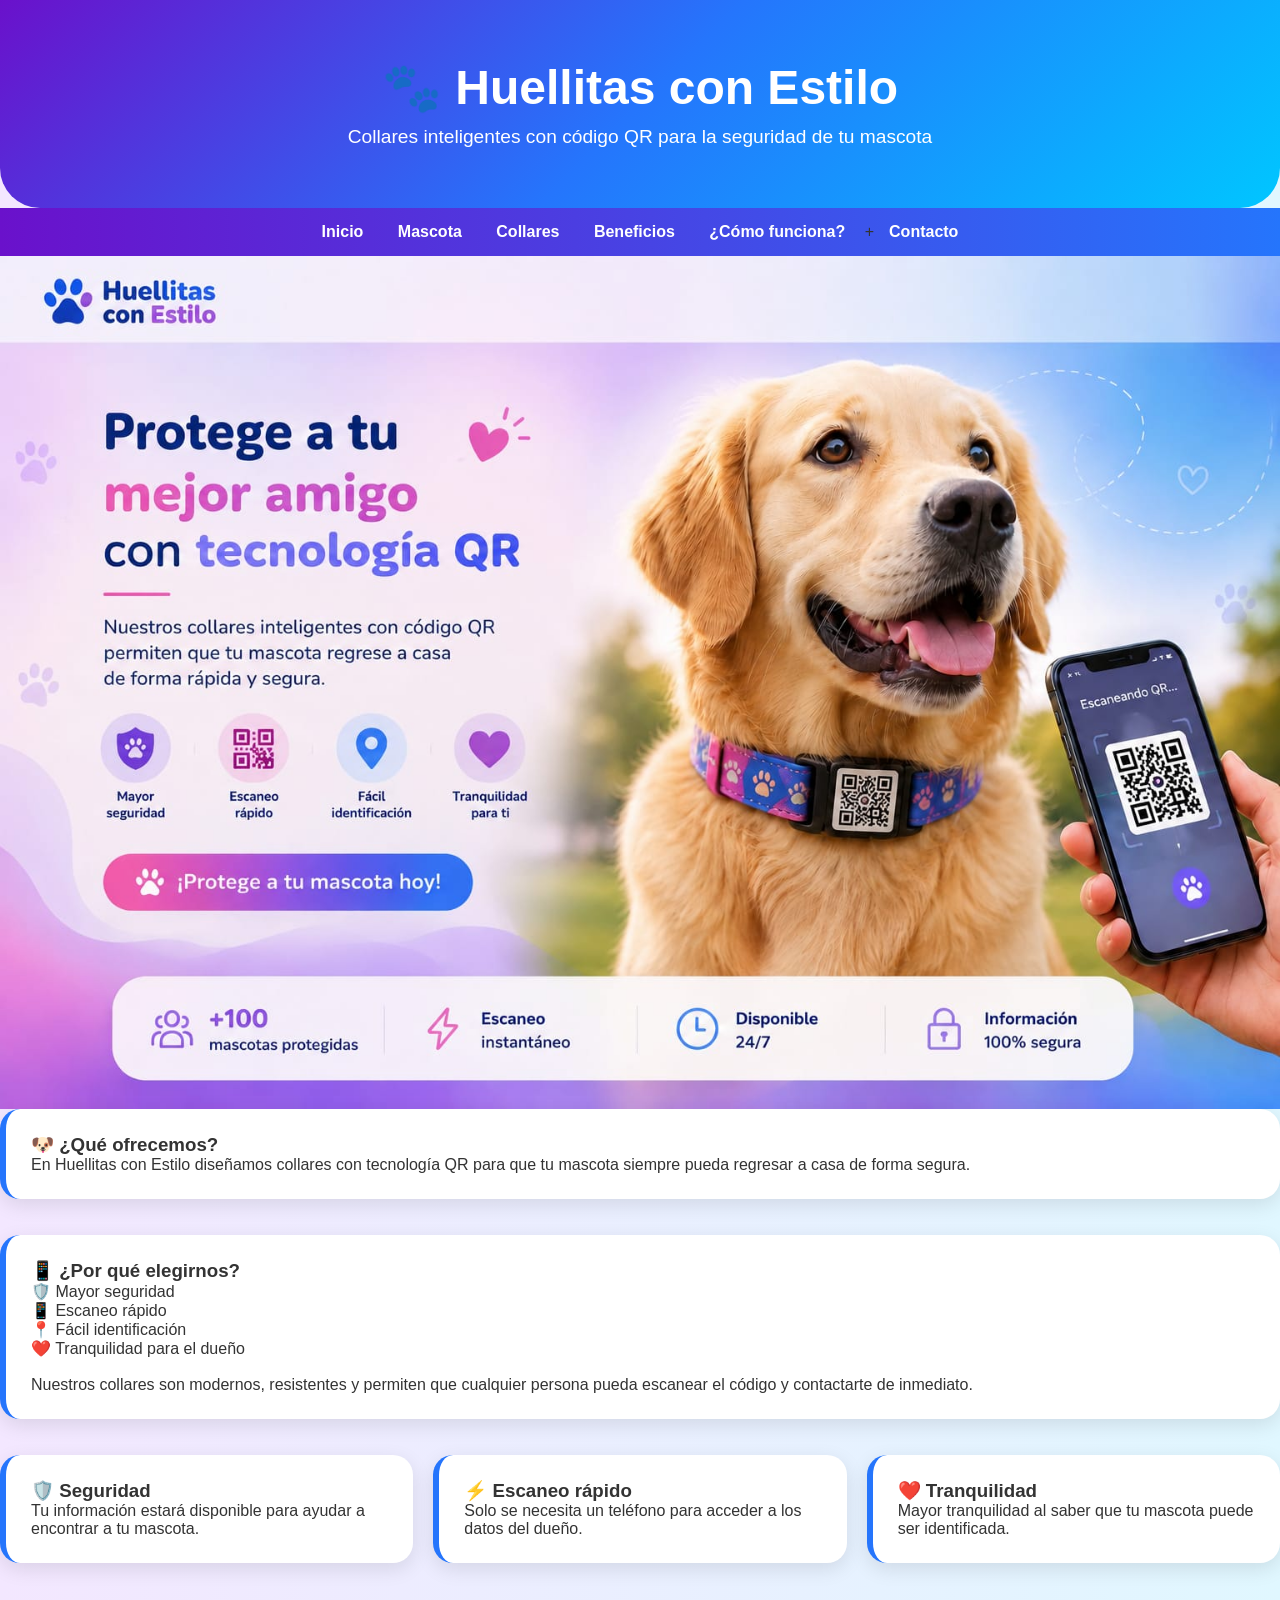
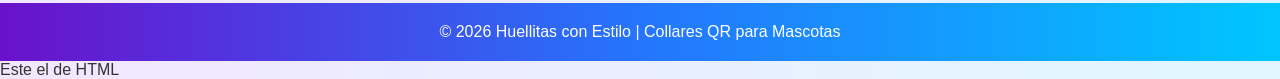
<file: index.html>
<!DOCTYPE html>  <html lang="es">  
<head>  
<meta charset="UTF-8">  
<meta name="viewport" content="width=device-width, initial-scale=1.0">  
<title>Huellitas con Estilo</title>  <link rel="stylesheet" href="estilos.css">  </head>  <body>  <header>  
    <h1>🐾 Huellitas con Estilo</h1>  
    <p>Collares inteligentes con código QR para la seguridad de tu mascota</p>  
</header>  <nav>  
    <a href="index.html">Inicio</a>  
    <a href="mascota.html">Mascota</a>  
    <a href="collares.html">Collares</a>  
    <a href="beneficios.html">Beneficios</a>  
    <a href="funciona.html">¿Cómo funciona?</a>  
    +<a href="Contacto.html">Contacto</a>  
</nav>  
<div class="hero">  
    <img src=imagenes/banner.jpg alt="banner">  
</div>  
<section>   
      
<div class="card">  
    <h3>🐶 ¿Qué ofrecemos?</h3>  
    <p>  
        En Huellitas con Estilo diseñamos collares con tecnología QR para que tu mascota  
        siempre pueda regresar a casa de forma segura.  
    </p>  
</div>  

<br><br>  

<div class="card">  
    <h3>📱 ¿Por qué elegirnos?</h3>  

    <p>  
        🛡️ Mayor seguridad<br>  
        📱 Escaneo rápido<br>  
        📍 Fácil identificación<br>  
        ❤️ Tranquilidad para el dueño<br><br>  

        Nuestros collares son modernos, resistentes y permiten que cualquier persona  
        pueda escanear el código y contactarte de inmediato.  
    </p>  
</div>  

<br><br>  

<div class="grid">  

    <div class="card">  
        <h3>🛡️ Seguridad</h3>  
        <p>Tu información estará disponible para ayudar a encontrar a tu mascota.</p>  
    </div>  

    <div class="card">  
        <h3>⚡ Escaneo rápido</h3>  
        <p>Solo se necesita un teléfono para acceder a los datos del dueño.</p>  
    </div>  

    <div class="card">  
        <h3>❤️ Tranquilidad</h3>  
        <p>Mayor tranquilidad al saber que tu mascota puede ser identificada.</p>  
    </div>  

</div>

</section>  <footer>  
    <p>© 2026 Huellitas con Estilo | Collares QR para Mascotas</p>  
</footer>  </body>  
</html>  
Este el de HTML
</file>
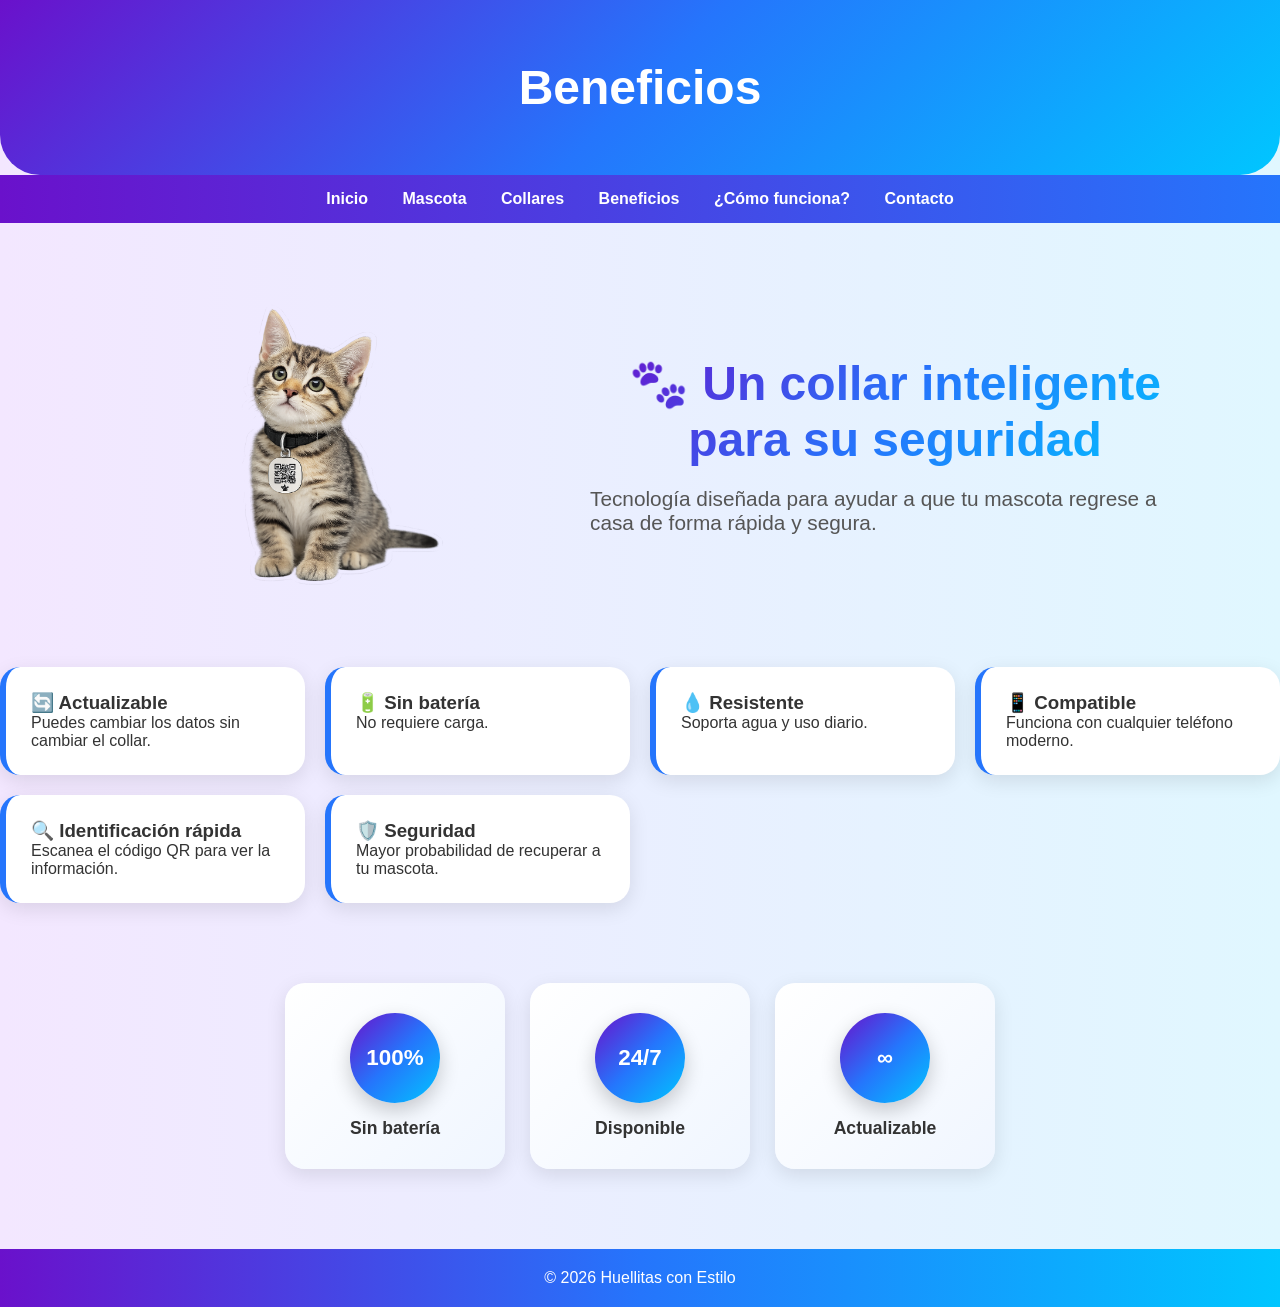
<file: beneficios.html>
<!DOCTYPE html>
<html lang="es">
<head>
<meta charset="UTF-8">
<title>Beneficios</title>

<link rel="stylesheet" href="estilos.css">

</head>

<body>

<header>
<h1>Beneficios</h1>
</header>

 <nav>  
<a href="index.html">Inicio</a>  
<a href="mascota.html">Mascota</a>  
<a href="collares.html">Collares</a>  
<a href="beneficios.html">Beneficios</a>  
<a href="funciona.html">¿Cómo funciona?</a>  
<a href="Contacto.html">Contacto</a>  
</nav> 
<div class="hero-beneficios">

    <div class="imagen-collar">
        <img src="imagenes/gato-collar.png" alt="Gato con collar">
    </div>

    <div class="texto-collar">

        <h2>🐾 Un collar inteligente para su seguridad</h2>

        <p>
        Tecnología diseñada para ayudar a que tu mascota
        regrese a casa de forma rápida y segura.
        </p>

    </div>

</div>
<section>
    <div class="grid">

<div class="card">
<h3>🔄 Actualizable</h3>
<p>Puedes cambiar los datos sin cambiar el collar.</p>
</div>

<div class="card">
<h3>🔋 Sin batería</h3>
<p>No requiere carga.</p>
</div>

<div class="card">
<h3>💧 Resistente</h3>
<p>Soporta agua y uso diario.</p>
</div>
<div class="card">
<h3>📱 Compatible</h3>
<p>Funciona con cualquier teléfono moderno.</p>
</div>

<div class="card">
<h3>🔍 Identificación rápida</h3>
<p>Escanea el código QR para ver la información.</p>
</div>

<div class="card">
<h3>🛡️ Seguridad</h3>
<p>Mayor probabilidad de recuperar a tu mascota.</p>
</div>

</div>

</section>
<div class="stats">
  <div class="stat-box">
      <div class="circulo">100%</div>
      <p>Sin batería</p>
  </div>

  <div class="stat-box">
      <div class="circulo">24/7</div>
      <p>Disponible</p>
  </div>

  <div class="stat-box">
      <div class="circulo">∞</div>
      <p>Actualizable</p>
  </div>
</div>

</div>
<footer>
<p>© 2026 Huellitas con Estilo</p>
</footer>
    
</body>
</html>
</file>
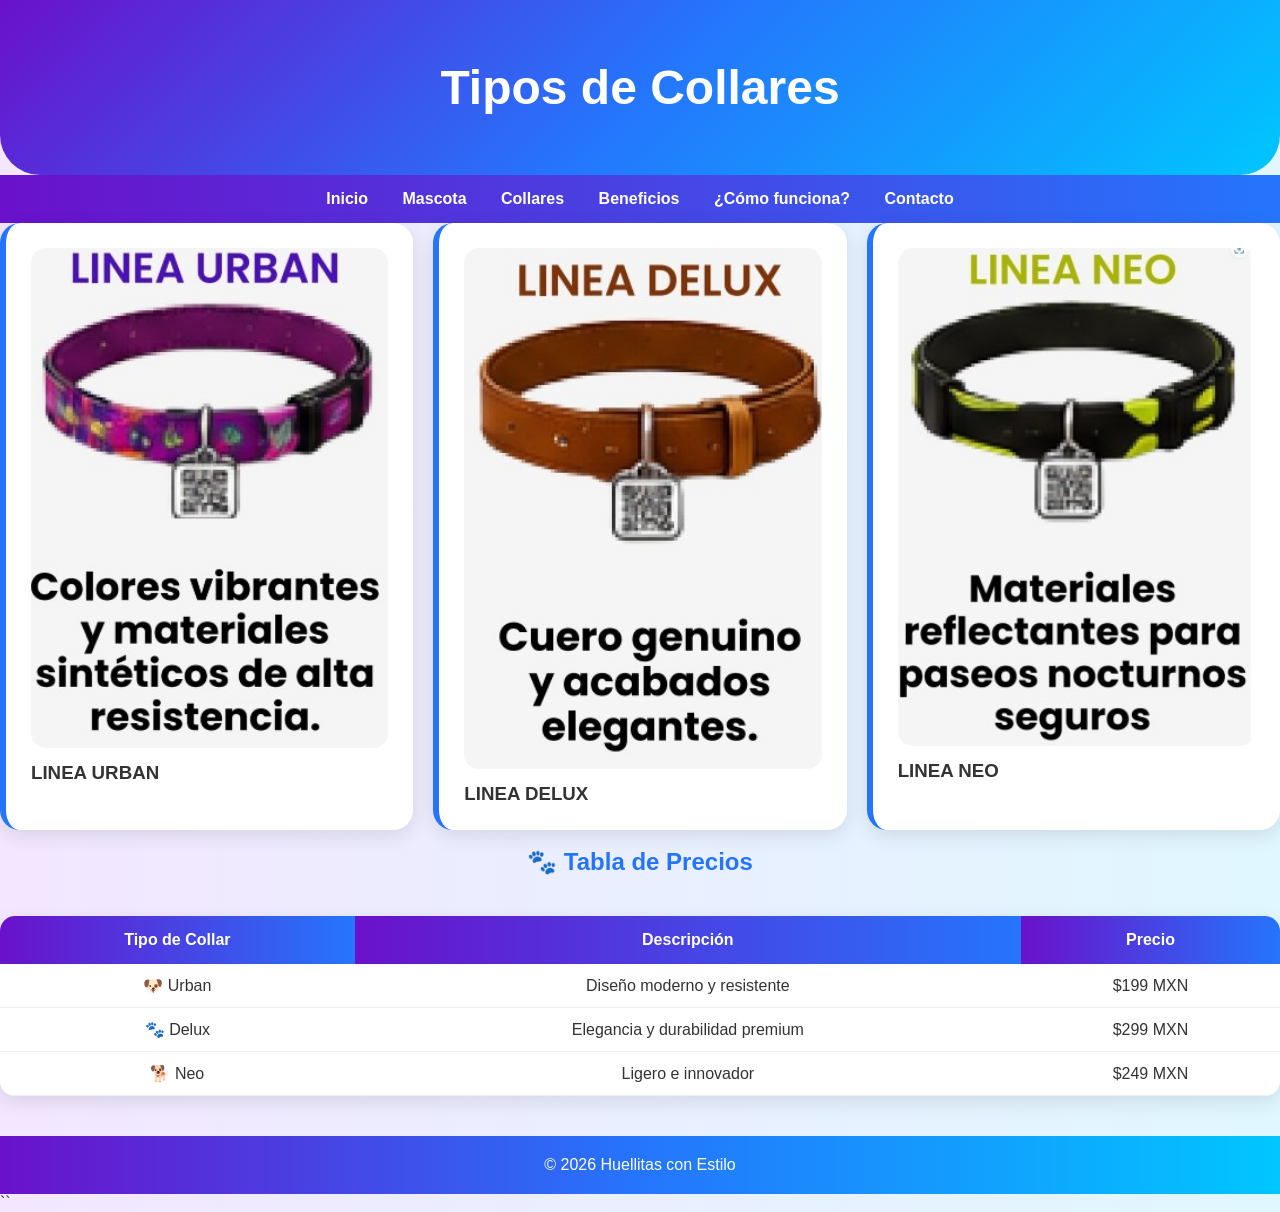
<file: collares.html>
<!DOCTYPE html>
<html lang="es">
<head>
<meta charset="UTF-8">
<meta name="viewport" content="width=device-width, initial-scale=1.0">
<title>Collares</title>

<link rel="stylesheet" href="estilos.css">

</head>

<body>

<header>
<h1>Tipos de Collares</h1>
</header>

<nav>
<a href="index.html">Inicio</a>
<a href="mascota.html">Mascota</a>
<a href="collares.html">Collares</a>
<a href="beneficios.html">Beneficios</a>
<a href="funciona.html">¿Cómo funciona?</a>
<a href="contacto.html">Contacto</a>
</nav>

<section>

<div class="grid">

<div class="card">
<img src=imagenes/Urban.jpg alt="Urban">
<h3>LINEA URBAN</h3>
</div>

<div class="card">
<img src=imagenes/Delux.jpg alt="Delux">
<h3>LINEA DELUX</h3>
</div>

<div class="card">
<img src=imagenes/Neo.jpg alt="NEO">
<h3>LINEA NEO</h3>
</div>

</div>
    <br>
<h2>🐾 Tabla de Precios</h2>

<table class="tabla-precios">
    <tr>
        <th>Tipo de Collar</th>
        <th>Descripción</th>
        <th>Precio</th>
    </tr>

    <tr>
        <td>🐶 Urban</td>
        <td>Diseño moderno y resistente</td>
        <td>$199 MXN</td>
    </tr>

    <tr>
        <td>🐾 Delux</td>
        <td>Elegancia y durabilidad premium</td>
        <td>$299 MXN</td>
    </tr>

    <tr>
        <td>🐕 Neo</td>
        <td>Ligero e innovador</td>
        <td>$249 MXN</td>
    </tr>
</table>
</section>

<footer>
<p>© 2026 Huellitas con Estilo</p>
</footer>

</body>
</html>
``
</file>
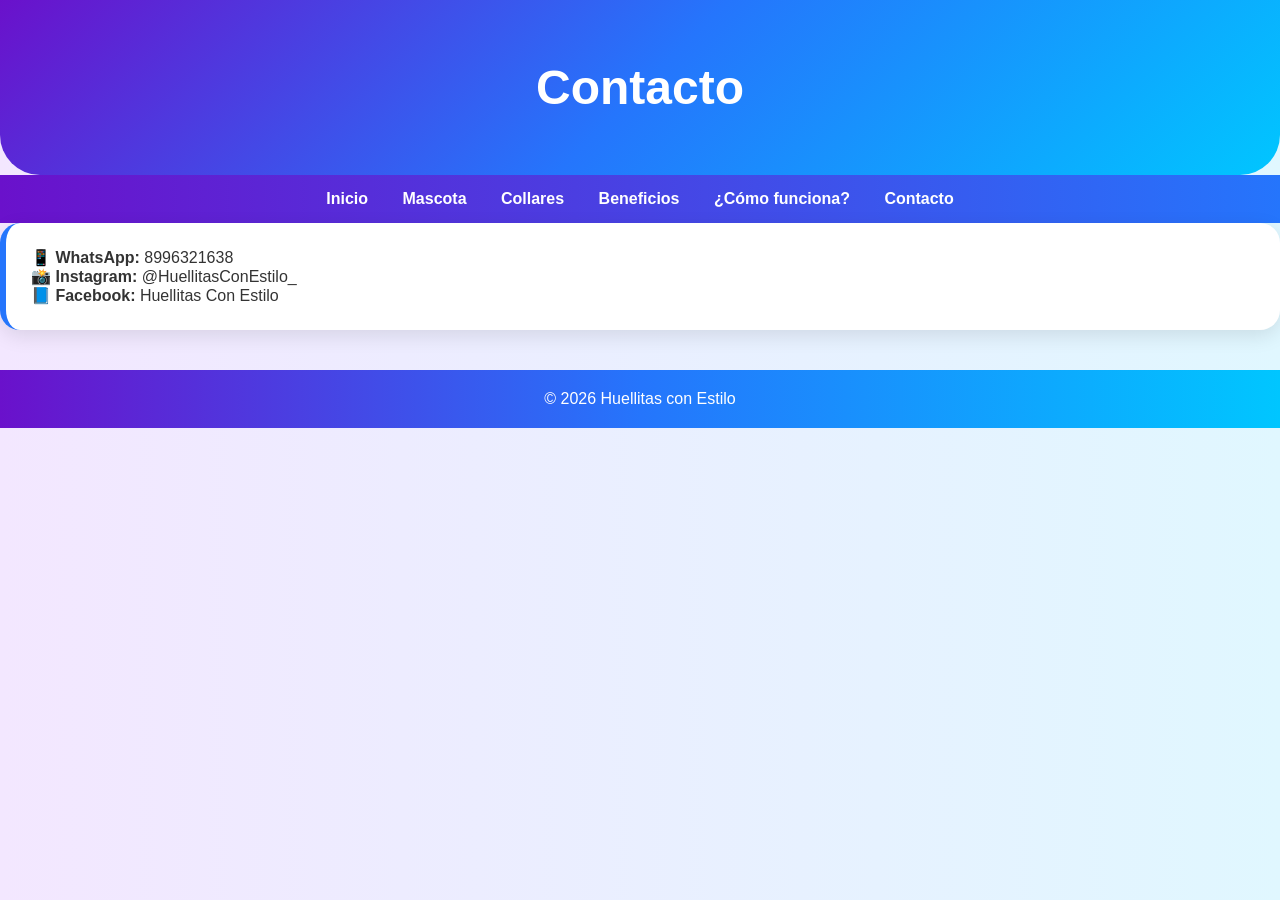
<file: Contacto.html>
<!DOCTYPE html>
<html lang="es">
<head>
<meta charset="UTF-8">
<title>Contacto</title>

<link rel="stylesheet" href="estilos.css">

</head>

<body>

<header>
<h1>Contacto</h1>
</header>

 <nav>  
<a href="index.html">Inicio</a>  
<a href="mascota.html">Mascota</a>  
<a href="collares.html">Collares</a>  
<a href="beneficios.html">Beneficios</a>  
<a href="funciona.html">¿Cómo funciona?</a>  
<a href="Contacto.html">Contacto</a>  
</nav> 

<section>

<div class="card">
<p><strong>📱 WhatsApp:</strong> 8996321638</p>
<p><strong>📸 Instagram:</strong> @HuellitasConEstilo_</p>
<p><strong>📘 Facebook:</strong> Huellitas Con Estilo</p>
</div>

</section>

<footer>
<p>© 2026 Huellitas con Estilo</p>
</footer>

</body>
</html>
</file>
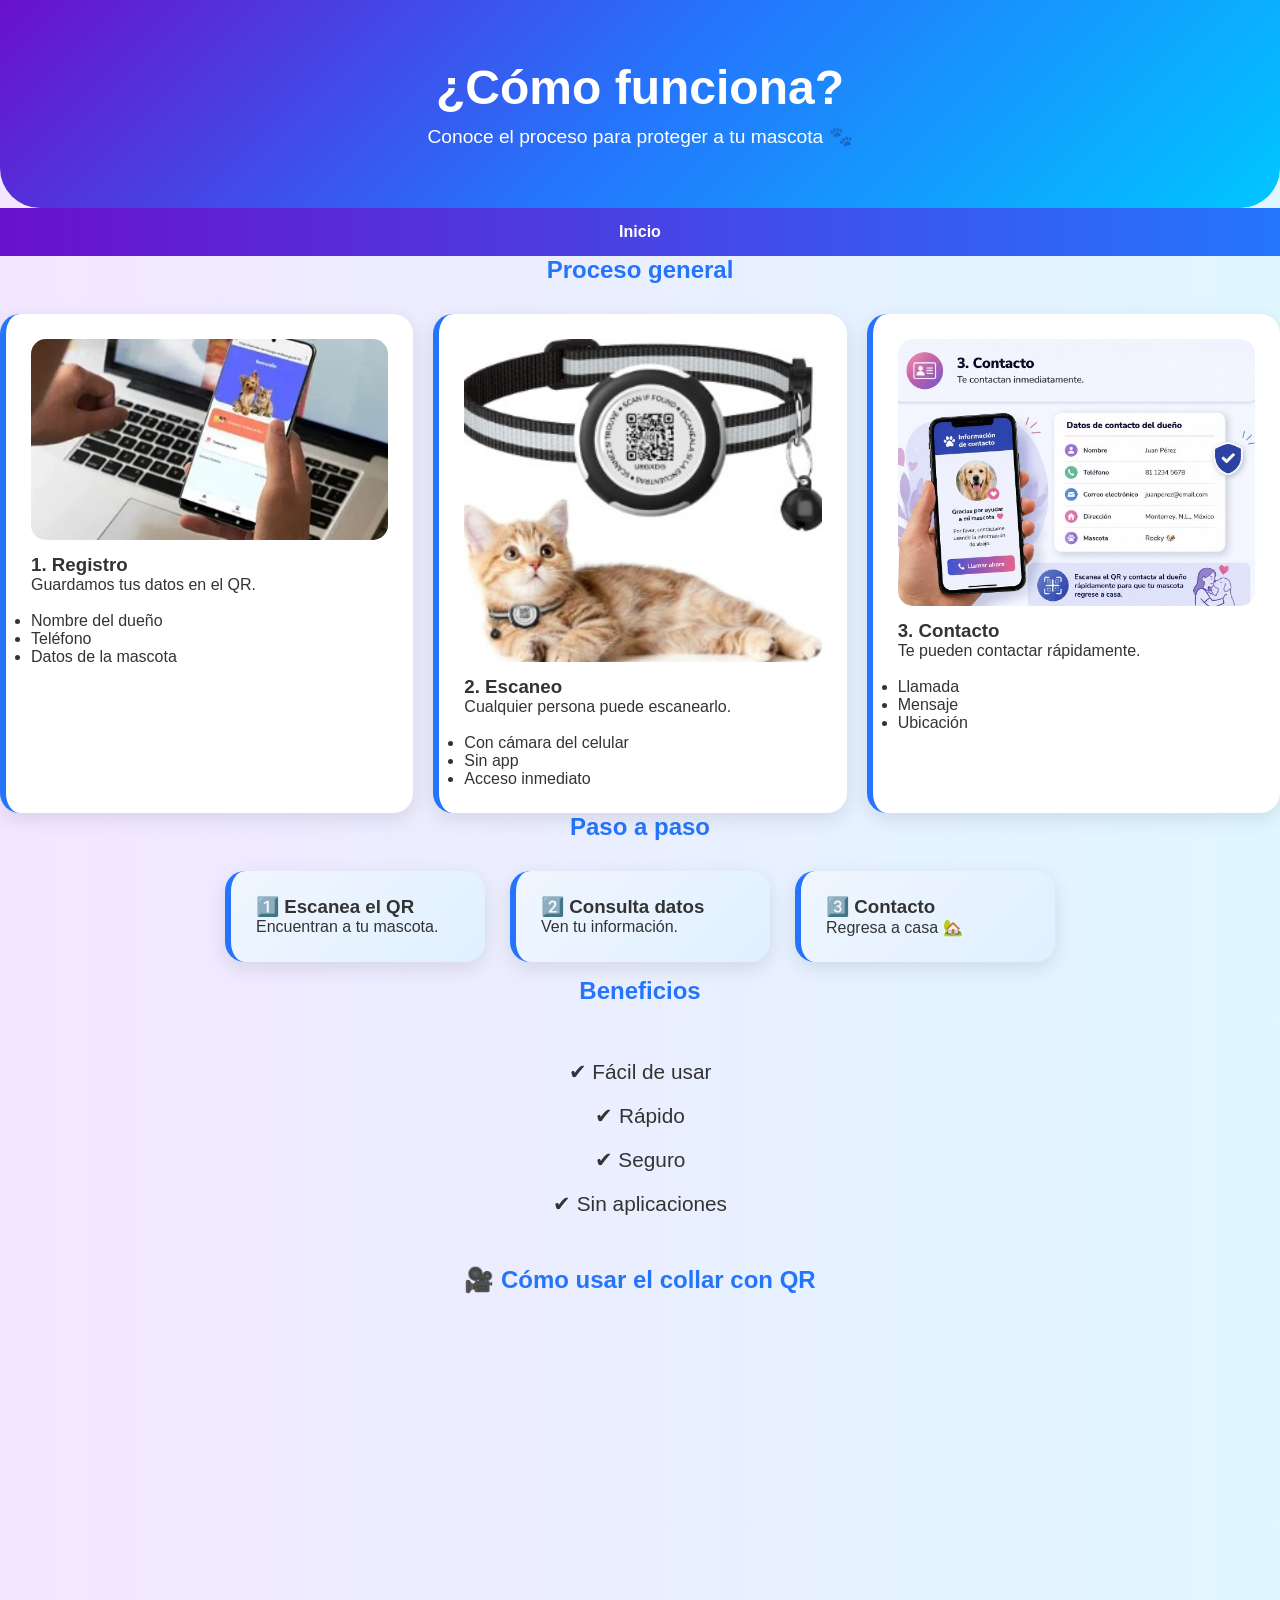
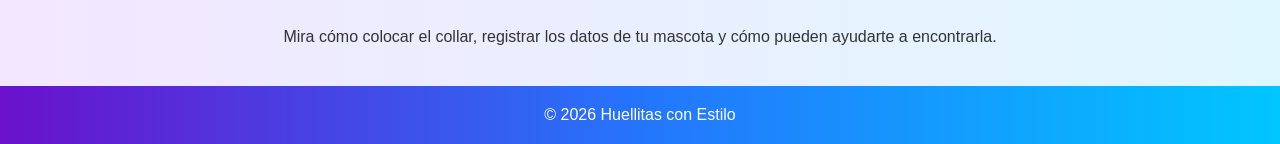
<file: funciona.html>
<!DOCTYPE html>
<html lang="es">
<head>
<meta charset="UTF-8">
<title>Cómo funciona</title>
<link rel="stylesheet" href="estilos.css">
</head>

<body>

<header>
<h1>¿Cómo funciona?</h1>
<p>Conoce el proceso para proteger a tu mascota 🐾</p>
</header>

<nav>
<a href="index.html">Inicio</a>
</nav>

<section>

<h2>Proceso general</h2>

<div class="grid">

<div class="card">
<img src="imagenes/Registro.jpg" alt="Registro">
<h3>1. Registro</h3>
<p>Guardamos tus datos en el QR.</p>
<br>
<ul>
<li>Nombre del dueño</li>
<li>Teléfono</li>
<li>Datos de la mascota</li>
</ul>
</div>

<div class="card">
<img src="imagenes/collar-QR.jpg" alt="collar">
<h3>2. Escaneo</h3>
<p>Cualquier persona puede escanearlo.</p>
<br>

<ul>
<li>Con cámara del celular</li>
<li>Sin app</li>
<li>Acceso inmediato</li>
</ul>
</div>

<div class="card">
<img src="imagenes/Registro_mascota.jpg" alt="Registro mascota">
<h3>3. Contacto</h3>
<p>Te pueden contactar rápidamente.</p>
<br>

<ul>
<li>Llamada</li>
<li>Mensaje</li>
<li>Ubicación</li>
</ul>
</div>

</div>

</section>

<section class="como-funciona">

<h2>Paso a paso</h2>

<div class="pasos">

<div class="paso">
<h3>1️⃣ Escanea el QR</h3>
<p>Encuentran a tu mascota.</p>
</div>

<div class="paso">
<h3>2️⃣ Consulta datos</h3>
<p>Ven tu información.</p>
</div>

<div class="paso">
<h3>3️⃣ Contacto</h3>
<p>Regresa a casa 🏡</p>
</div>

</div>
</section>

<section class="beneficios">
<h2>Beneficios</h2>

<ul class="beneficios">
<li>✔ Fácil de usar</li>
<li>✔ Rápido</li>
<li>✔ Seguro</li>
<li>✔ Sin aplicaciones</li>
</ul>

</section>
<section class="video-qr">

<h2>🎥 Cómo usar el collar con QR</h2>

<div class="video-qr-contenedor">
<iframe width="560" height="315"
src="https://www.youtube.com/embed/WfccHjydleI"
title="Identificación y seguridad de mascotas"
frameborder="0"
allow="accelerometer; autoplay; clipboard-write; encrypted-media; gyroscope; picture-in-picture"
allowfullscreen>
</iframe>
</div>

<p class="video-qr-texto">
Mira cómo colocar el collar, registrar los datos de tu mascota y cómo pueden ayudarte a encontrarla.
</p>

</section>
<footer>
<p>© 2026 Huellitas con Estilo</p>
</footer>

</body>
</html>
</file>
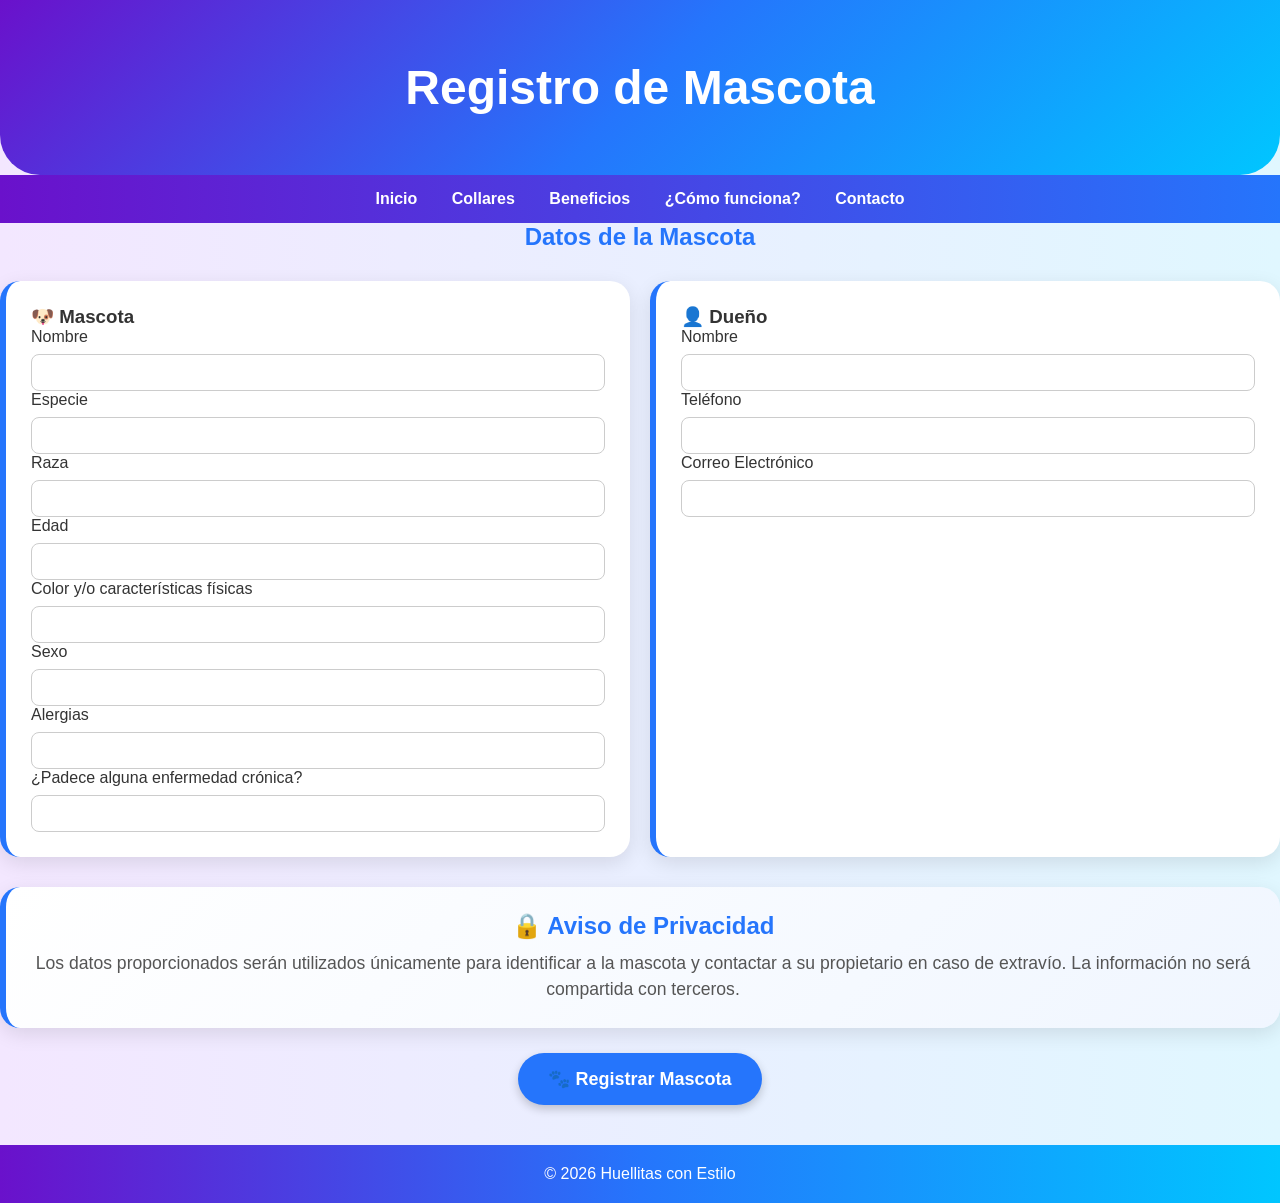
<file: mascota.html>
<!DOCTYPE html>
<html lang="es">
<head>
<meta charset="UTF-8">
<title>Mascota</title>

<link rel="stylesheet" href="estilos.css">

</head>

<body>

<header>
<h1>Registro de Mascota</h1>
</header>

<nav>
<a href="index.html">Inicio</a>
<a href="collares.html">Collares</a>
<a href="beneficios.html">Beneficios</a>
<a href="funciona.html">¿Cómo funciona?</a>
<a href="contacto.html">Contacto</a>
</nav>

<section>
  <form action="https://formsubmit.co/lunagenovez7@gmail.com" method="POST">
    <h2>Datos de la Mascota</h2>
    <div class="grid">
      <div class="card">
<h3>🐶 Mascota</h3><label>Nombre</label>
<input type="text" name="Nombre Mascota" required>

<label>Especie</label>
<input type="text" name="Especie">

<label>Raza</label>
<input type="text" name="Raza">

<label>Edad</label>
<input type="text" name="Edad">

<label>Color y/o características físicas</label>
<input type="text" name="Color">

<label>Sexo</label>
<input type="text" name="Sexo">

<label>Alergias</label>
<input type="text" name="Alergias">

<label>¿Padece alguna enfermedad crónica?</label>
<input type="text" name="Enfermedad">

</div><div class="card">
<h3>👤 Dueño</h3><label>Nombre</label>
<input type="text" name="Nombre Dueño" required>

<label>Teléfono</label>
<input type="text" name="Telefono" required>

<label>Correo Electrónico</label>
<input type="email" name="Correo" required>

</div>
</div>
<input type="hidden" name="_subject" value="Nuevo registro de mascota">
<div class="aviso-privacidad-card">
  <h3>🔒 Aviso de Privacidad</h3>
  <p>
    Los datos proporcionados serán utilizados únicamente para identificar a la mascota y contactar a su propietario en caso de extravío.  
    La información no será compartida con terceros.
  </p>
</div>
<div class="contenedor-boton">
<button type="submit" class="btn-registrar">
🐾 Registrar Mascota
</button>
</div>
</form>
</section>

<footer>
<p>© 2026 Huellitas con Estilo</p>
</footer>

</body>
</html>
</file>
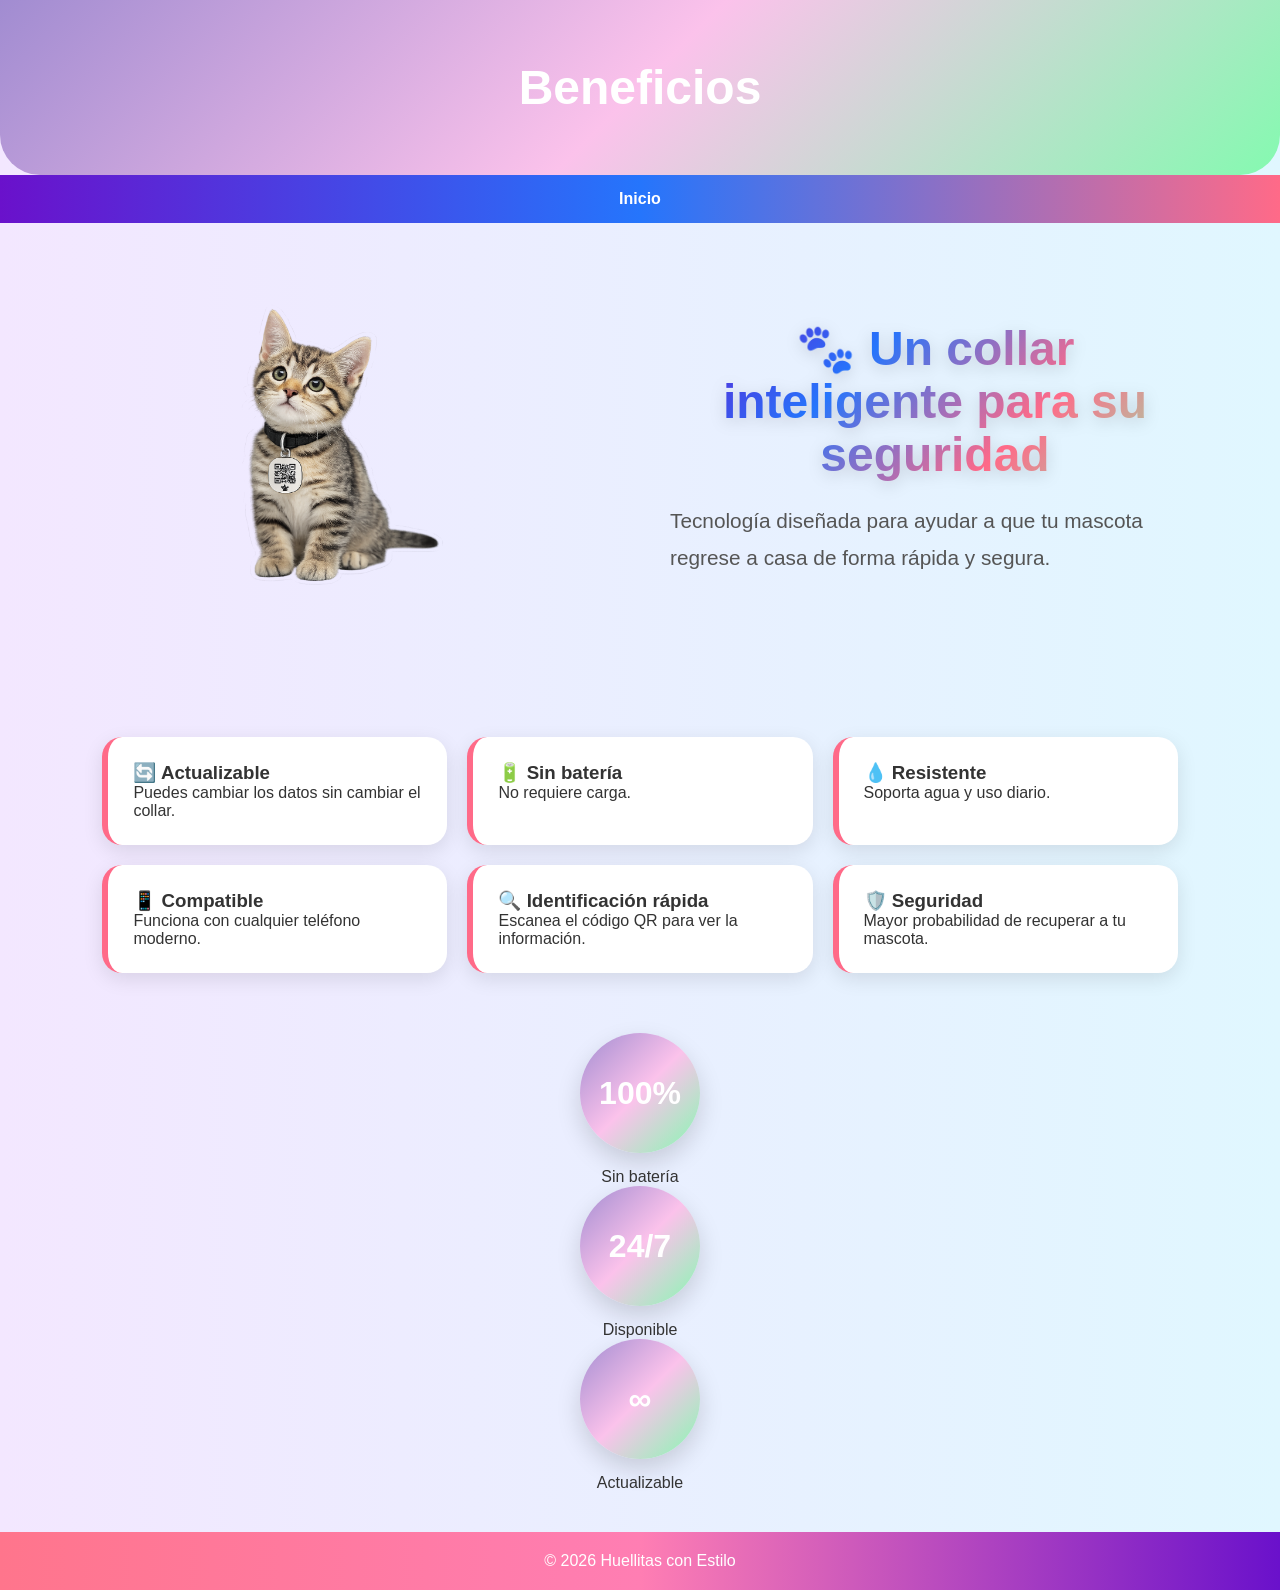
<file: Huellitas con estilo/beneficios.html>
<!DOCTYPE html>
<html lang="es">
<head>
<meta charset="UTF-8">
<title>Beneficios</title>

<link rel="stylesheet" href="estilos.css">

</head>

<body>

<header>
<h1>Beneficios</h1>
</header>

<nav>
<a href="index.html">Inicio</a>
</nav>
<div class="hero-beneficios">

    <div class="imagen-collar">
        <img src="imagenes/gato-collar.png" alt="Gato con collar">
    </div>

    <div class="texto-collar">

        <h2>🐾 Un collar inteligente para su seguridad</h2>

        <p>
        Tecnología diseñada para ayudar a que tu mascota
        regrese a casa de forma rápida y segura.
        </p>

    </div>

</div>
<section>
    <div class="grid">

<div class="card">
<h3>🔄 Actualizable</h3>
<p>Puedes cambiar los datos sin cambiar el collar.</p>
</div>

<div class="card">
<h3>🔋 Sin batería</h3>
<p>No requiere carga.</p>
</div>

<div class="card">
<h3>💧 Resistente</h3>
<p>Soporta agua y uso diario.</p>
</div>
<div class="card">
<h3>📱 Compatible</h3>
<p>Funciona con cualquier teléfono moderno.</p>
</div>

<div class="card">
<h3>🔍 Identificación rápida</h3>
<p>Escanea el código QR para ver la información.</p>
</div>

<div class="card">
<h3>🛡️ Seguridad</h3>
<p>Mayor probabilidad de recuperar a tu mascota.</p>
</div>

</div>

</section>
<div class="stats">

    <div class="stat-box">
        <div class="circulo">100%</div>
        <p>Sin batería</p>
    </div>

    <div class="stat-box">
        <div class="circulo">24/7</div>
        <p>Disponible</p>
    </div>

    <div class="stat-box">
        <div class="circulo">∞</div>
        <p>Actualizable</p>
    </div>

</div>
<footer>
<p>© 2026 Huellitas con Estilo</p>
</footer>
    
</body>
</html>
</file>
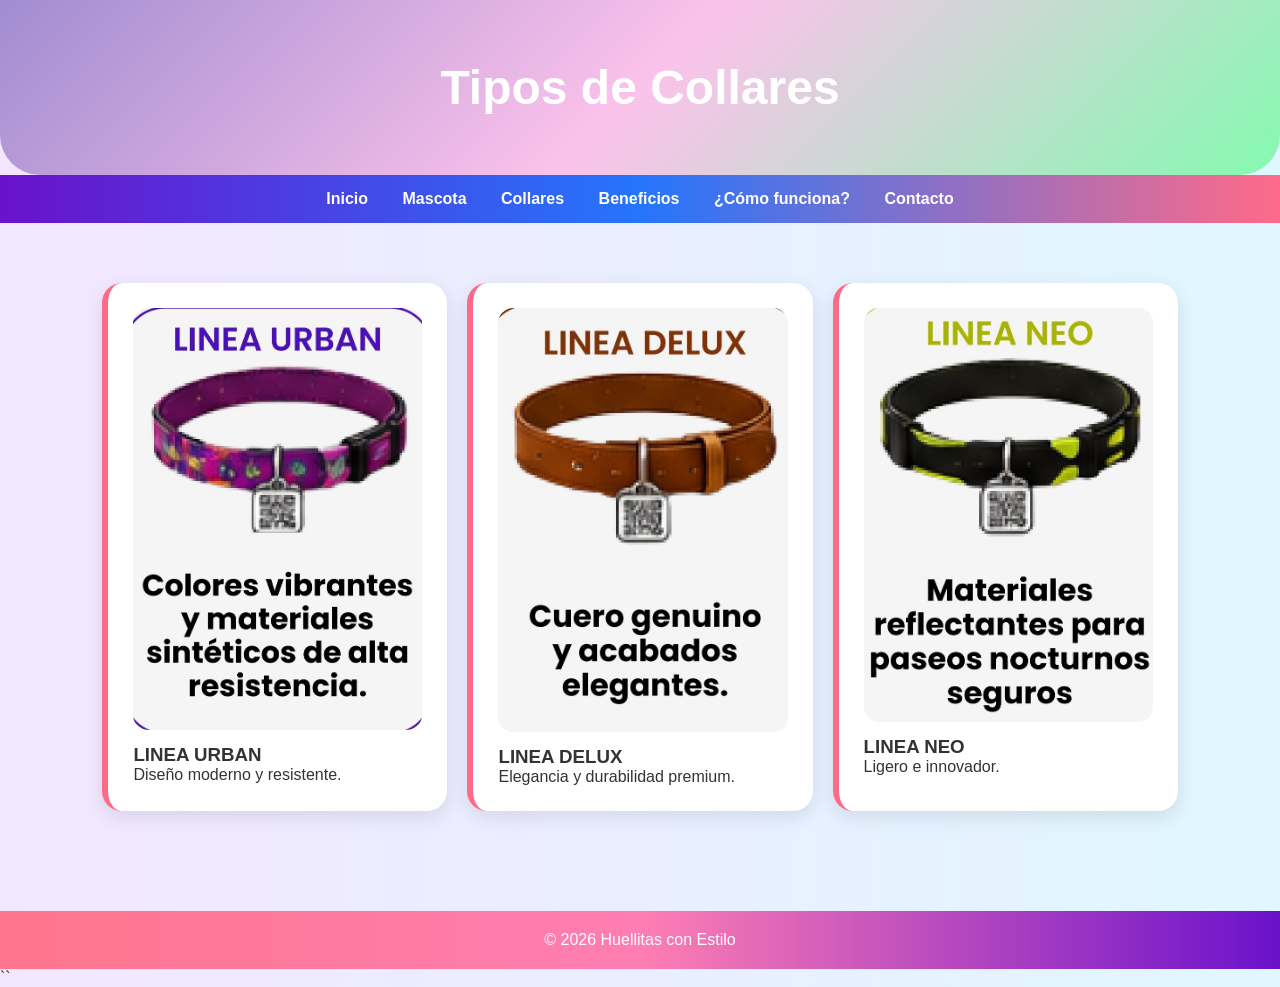
<file: Huellitas con estilo/collares.html>
<!DOCTYPE html>
<html lang="es">
<head>
<meta charset="UTF-8">
<meta name="viewport" content="width=device-width, initial-scale=1.0">
<title>Collares</title>

<link rel="stylesheet" href="estilos.css">

</head>

<body>

<header>
<h1>Tipos de Collares</h1>
</header>

<nav>
<a href="index.html">Inicio</a>
<a href="mascota.html">Mascota</a>
<a href="collares.html">Collares</a>
<a href="beneficios.html">Beneficios</a>
<a href="funciona.html">¿Cómo funciona?</a>
<a href="contacto.html">Contacto</a>
</nav>

<section>

<div class="grid">

<div class="card">
<img src=imagenes/Urban.jpg alt="Urban">
<h3>LINEA URBAN</h3>
<p>Diseño moderno y resistente.</p>
</div>

<div class="card">
<img src=imagenes/Delux.jpg alt="Delux">
<h3>LINEA DELUX</h3>
<p>Elegancia y durabilidad premium.</p>
</div>

<div class="card">
<img src=imagenes/Neo.jpg alt="NEO">
<h3>LINEA NEO</h3>
<p>Ligero e innovador.</p>
</div>

</div>

</section>

<footer>
<p>© 2026 Huellitas con Estilo</p>
</footer>

</body>
</html>
``
</file>
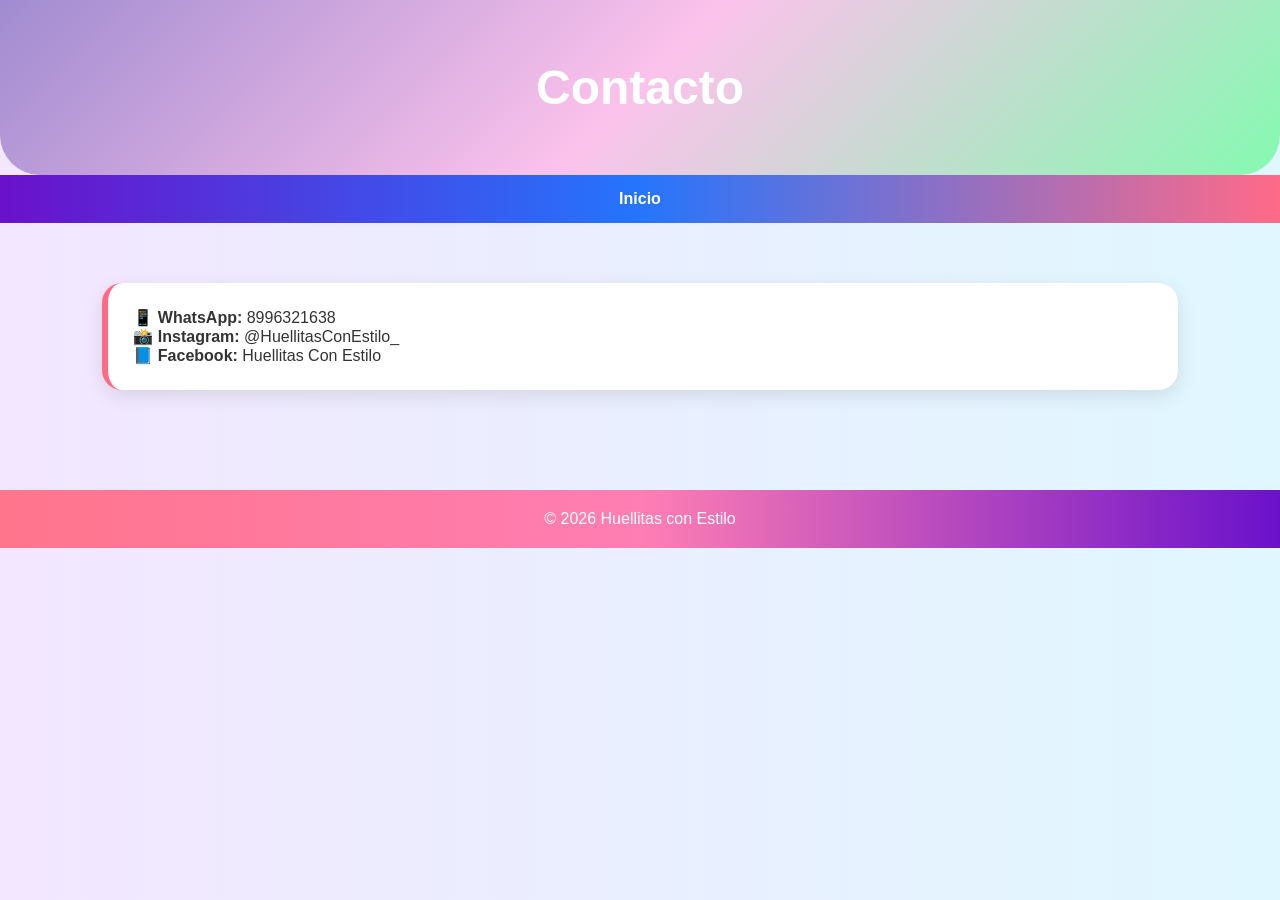
<file: Huellitas con estilo/Contacto.html>
<!DOCTYPE html>
<html lang="es">
<head>
<meta charset="UTF-8">
<title>Contacto</title>

<link rel="stylesheet" href="estilos.css">

</head>

<body>

<header>
<h1>Contacto</h1>
</header>

<nav>
<a href="index.html">Inicio</a>
</nav>

<section>

<div class="card">
<p><strong>📱 WhatsApp:</strong> 8996321638</p>
<p><strong>📸 Instagram:</strong> @HuellitasConEstilo_</p>
<p><strong>📘 Facebook:</strong> Huellitas Con Estilo</p>
</div>

</section>

<footer>
<p>© 2026 Huellitas con Estilo</p>
</footer>

</body>
</html>
</file>
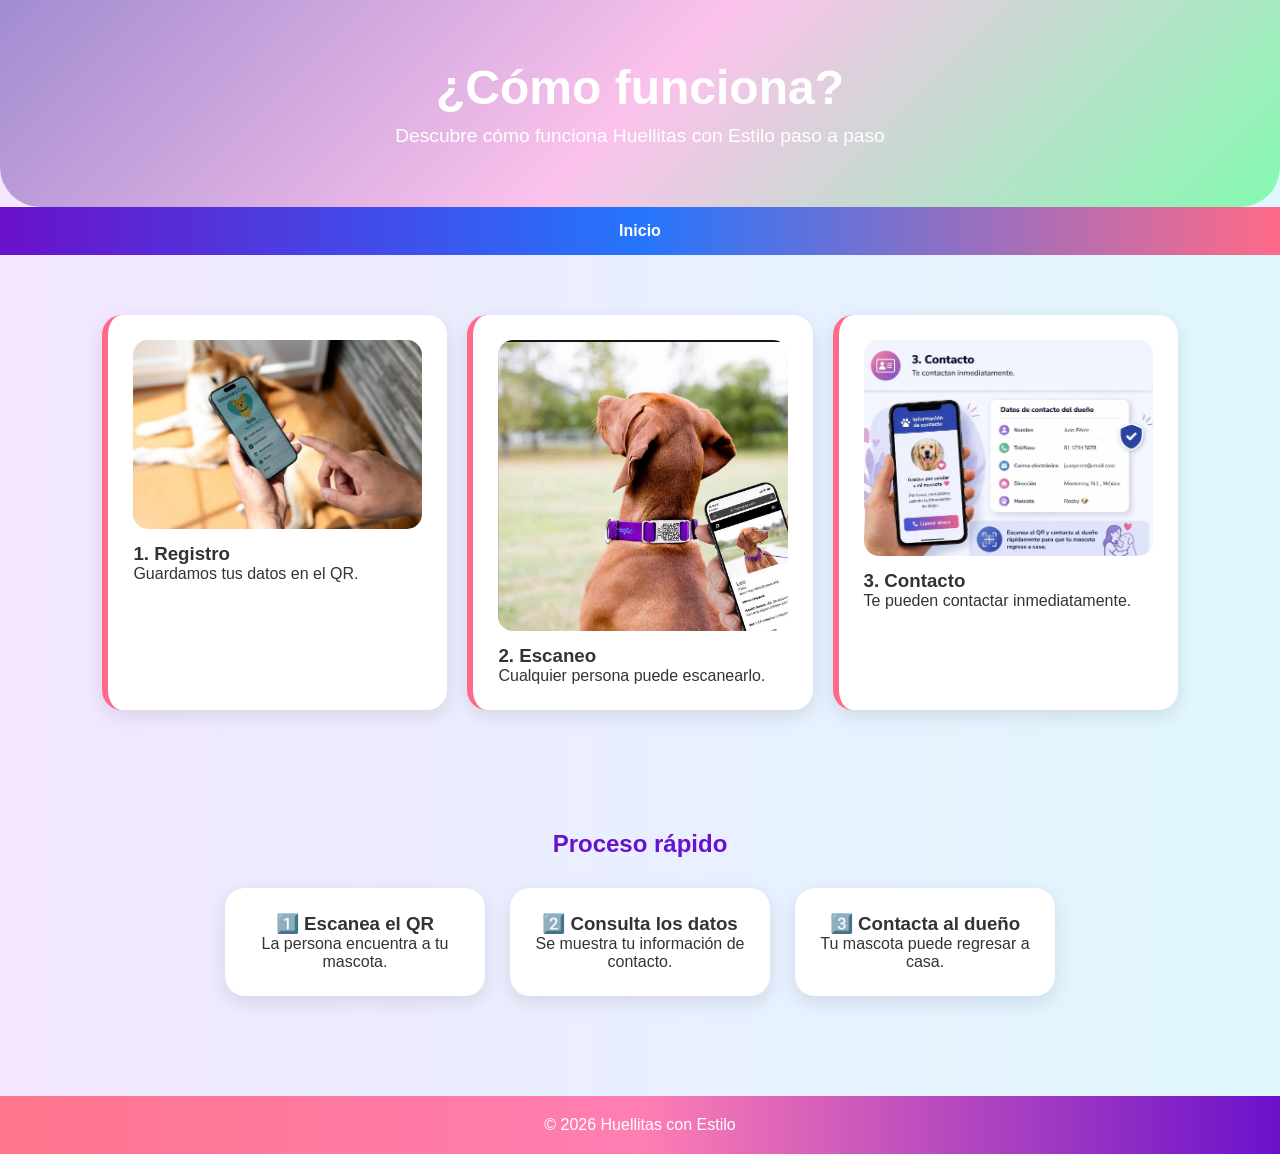
<file: Huellitas con estilo/funciona.html>
<!DOCTYPE html>
<html lang="es">
<head>
<meta charset="UTF-8">
<title>Cómo funciona</title>
<link rel="stylesheet" href="estilos.css">
</head>

<body>

<header>
<h1>¿Cómo funciona?</h1>
<p>Descubre cómo funciona Huellitas con Estilo paso a paso</p>
</header>

<nav>
<a href="index.html">Inicio</a>
</nav>

<section>

<div class="grid">

<div class="card">
<img src="imagenes/Registro.jpg" alt="Registro">
<h3>1. Registro</h3>
<p>Guardamos tus datos en el QR.</p>
</div>

<div class="card">
<img src="imagenes/collar-QR.jpg" alt="collar">
<h3>2. Escaneo</h3>
<p>Cualquier persona puede escanearlo.</p>
</div>

<div class="card">
<img src="imagenes/Registro_mascota.jpg" alt="Registro mascota">
<h3>3. Contacto</h3>
<p>Te pueden contactar inmediatamente.</p>
</div>

</div>

</section>

<section class="como-funciona">

<h2>Proceso rápido</h2>

<div class="pasos">

<div class="paso">
<h3>1️⃣ Escanea el QR</h3>
<p>La persona encuentra a tu mascota.</p>
</div>

<div class="paso">
<h3>2️⃣ Consulta los datos</h3>
<p>Se muestra tu información de contacto.</p>
</div>

<div class="paso">
<h3>3️⃣ Contacta al dueño</h3>
<p>Tu mascota puede regresar a casa.</p>
</div>

</div>

</section>

<footer>
<p>© 2026 Huellitas con Estilo</p>
</footer>

</body>
</html>
</body>
</html>
</file>
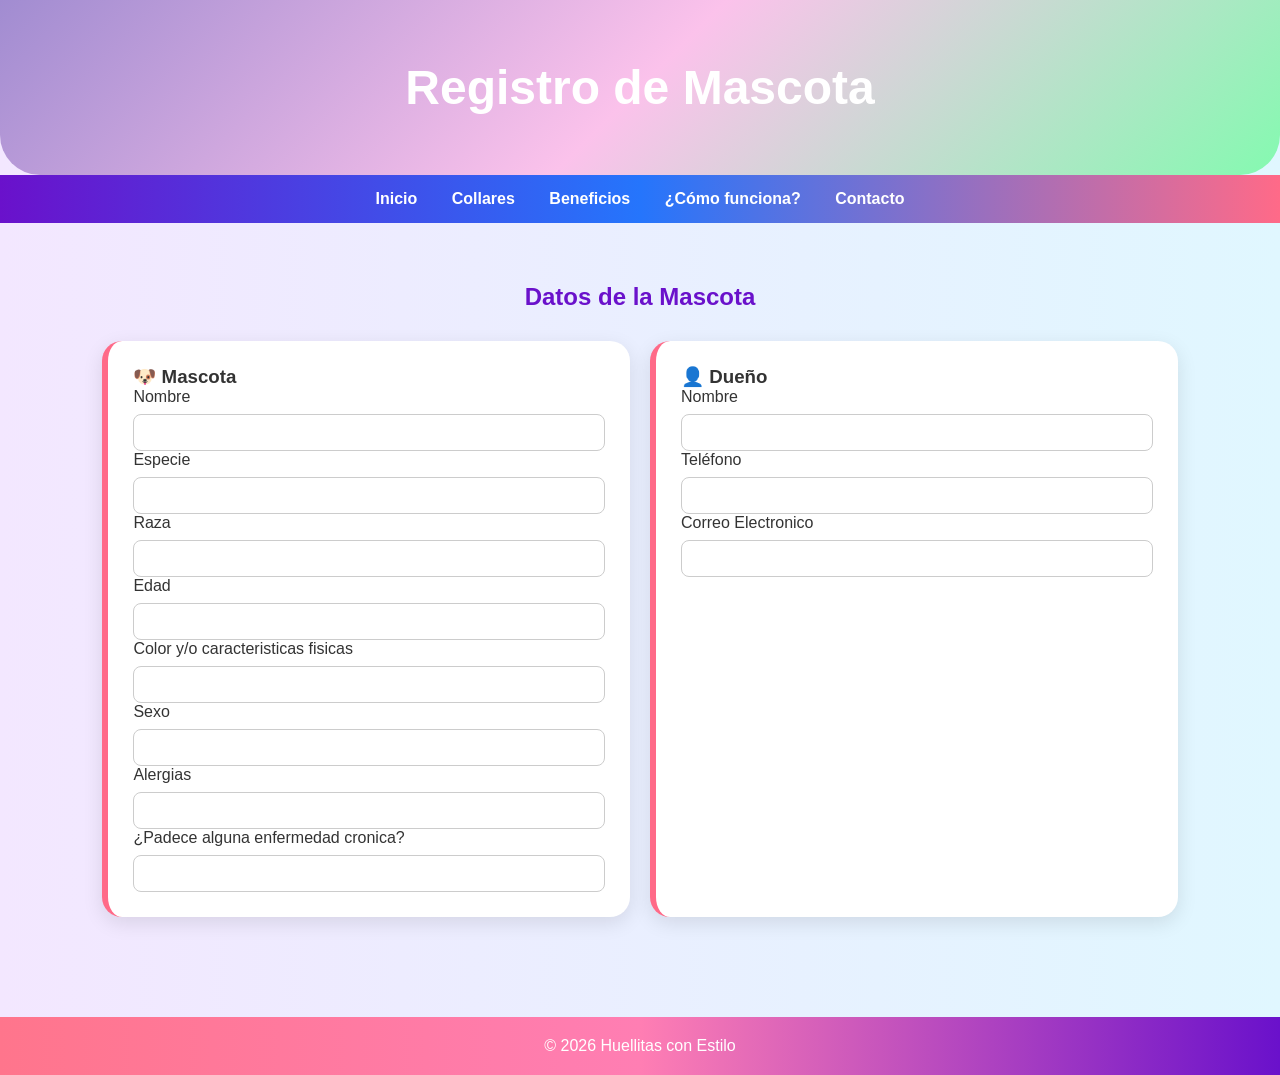
<file: Huellitas con estilo/mascota.html>
<!DOCTYPE html>
<html lang="es">
<head>
<meta charset="UTF-8">
<title>Mascota</title>

<link rel="stylesheet" href="estilos.css">

</head>

<body>

<header>
<h1>Registro de Mascota</h1>
</header>

<nav>
<a href="index.html">Inicio</a>
<a href="collares.html">Collares</a>
<a href="beneficios.html">Beneficios</a>
<a href="funciona.html">¿Cómo funciona?</a>
<a href="contacto.html">Contacto</a>
</nav>

<section>

<h2>Datos de la Mascota</h2>

<div class="grid">

<div class="card">
<h3>🐶 Mascota</h3>
<label>Nombre</label>
<input type="text">
<label>Especie</label>
<input type="text">
<label>Raza</label>
<input type="text">
<label>Edad</label>
<input type="text">
<label>Color y/o caracteristicas fisicas</label>
<input type="text">
<label>Sexo</label>
<input type="text">
<label>Alergias</label>
<input type="text">
<label>¿Padece alguna enfermedad cronica? </label>
<input type="text">
</div>

<div class="card">
<h3>👤 Dueño</h3>
<label>Nombre</label>
<input type="text">
<label>Teléfono</label>
<input type="text">
   <label>Correo Electronico</label> 
    <input type="text">
</div>

</div>

</section>

<footer>
<p>© 2026 Huellitas con Estilo</p>
</footer>

</body>
</html>
</file>
<file: estilos.css>
*{
    margin:0;
    padding:0;
    box-sizing:border-box;
    font-family:'Segoe UI',sans-serif;
}

body{
    background:linear-gradient(to right,#f3e7ff,#e0f7ff);
    color:#333;
}

header{
    background:linear-gradient(135deg,#6a11cb,#2575fc,#00c6ff);
    color:white;
    text-align:center;
    padding:60px 20px;
    border-bottom-left-radius:40px;
    border-bottom-right-radius:40px;
    animation: fadeDown 1s ease;
}

header h1{
    font-size:3rem;
}

header p{
    margin-top:10px;
    font-size:1.2rem;
}

nav{
    background:linear-gradient(90deg,#6a11cb,#2575fc);
    padding:15px;
    text-align:center;
}

nav a{
    color:white;
    text-decoration:none;
    margin:0 15px;
    font-weight:bold;
    transition:0.3s;
}

nav a:hover{
    color:#ffeaa7;
    transform:scale(1.1);
}



h2{
    text-align:center;
    color:#2575fc;
    margin-bottom:30px;
    animation: fadeUp 1s ease;
}

.grid{
    display:grid;
    grid-template-columns:repeat(auto-fit,minmax(280px,1fr));
    gap:20px;
}

.card{
    background:white;
    padding:25px;
    border-radius:20px;
    box-shadow:0 6px 20px rgba(0,0,0,0.1);
    transition:0.3s;
    border-left:6px solid #2575fc;
    animation: fadeUp 0.8s ease both;
}

.card:hover{
    transform:translateY(-10px);
    box-shadow:0 10px 30px rgba(0,0,0,.2);
}

.card img{
    width:100%;
    border-radius:15px;
    margin-bottom:10px;
    transition:0.3s;
}

.card img:hover{
    transform:scale(1.05);
}

input{
    width:100%;
    padding:10px;
    margin-top:8px;
    border:1px solid #ccc;
    border-radius:8px;
}

.hero img{
    width:100%;
    display:block;
}

.hero-beneficios{
    display:flex;
    align-items:center;
    justify-content:space-between;
    max-width:1200px;
    margin:50px auto;
    padding:20px 40px;
    gap:60px;
}

.imagen-collar img{
    width:450px;
    max-width:100%;
    border-radius:25px;
}

.texto-collar{
    flex:1;
}

.texto-collar h2{
    font-size:3rem;
    font-weight:900;
    margin-bottom:20px;

    background:linear-gradient(135deg,#6a11cb,#2575fc,#00c6ff);
    -webkit-background-clip:text;
    -webkit-text-fill-color:transparent;
}

.texto-collar p{
    font-size:1.3rem;
    color:#555;
}

.pasos{
    display:flex;
    justify-content:center;
    gap:25px;
    flex-wrap:wrap;
    margin-top:30px;
}

.paso{
    background:linear-gradient(135deg,#f0f6ff,#e0f0ff);
    padding:25px;
    width:260px;
    border-radius:20px;
    box-shadow:0 6px 20px rgba(0,0,0,.1);
    border-left:6px solid #2575fc;
    transition:0.3s;
    animation: fadeUp 1s ease;
}

.paso:hover{
    transform:translateY(-8px) scale(1.03);
}

.btn-registrar{
    background:#2575fc;
    color:white;
    border:none;
    padding:15px 30px;
    font-size:18px;
    font-weight:bold;
    border-radius:30px;
    cursor:pointer;
    transition:all .3s ease;
    box-shadow:0 4px 10px rgba(0,0,0,.2);
}

.btn-registrar:hover{
    transform:translateY(-3px) scale(1.05);
    box-shadow:0 8px 18px rgba(0,0,0,.3);
}

.contenedor-boton{
    text-align:center;
    margin-top:25px;
}

.tabla-precios{
    width:100%;
    margin-top:40px;
    border-collapse:collapse;
    background:white;
    border-radius:15px;
    overflow:hidden;
    box-shadow:0 6px 20px rgba(0,0,0,0.1);
}

.tabla-precios th{
    background:linear-gradient(90deg,#6a11cb,#2575fc);
    color:white;
    padding:15px;
}

.tabla-precios td{
    padding:12px;
    text-align:center;
    border-bottom:1px solid #eee;
}

footer{
    background:linear-gradient(90deg,#6a11cb,#2575fc,#00c6ff);
    color:white;
    text-align:center;
    padding:20px;
    margin-top:40px;
}

@keyframes fadeUp{
from{
opacity:0;
transform: translateY(30px);
}
 to{
opacity:1;
transform: translateY(0);
}
}

@keyframes fadeDown{
from{
 opacity:0;
transform: translateY(-30px);
}
to{
 opacity:1;
 transform: translateY(0);
 }
}
.beneficios{
    list-style:none;
    padding:0;
    margin-top:15px;
    display:flex;
    flex-direction:column;
    align-items:center;
}

.beneficios li{
    font-size:1.3rem;
    margin:10px 0;
    transition: all 0.3s ease;
    cursor:pointer;
}

.beneficios li:hover{
    transform: scale(1.1);
    color:#2575fc;
}
.beneficios li:hover{
    transform: scale(1.1) translateX(5px);
    color:#2575fc;
}
.aviso-privacidad-card{
    background: linear-gradient(135deg,#ffffff,#f0f6ff);
    border-left:6px solid #2575fc;
    padding:25px;
    margin-top:30px;
    border-radius:20px;
    box-shadow:0 6px 20px rgba(0,0,0,0.1);
    text-align:center;
    transition:0.4s ease;
    animation: fadeUp 1s ease;
}

.aviso-privacidad-card h3{
    color:#2575fc;
    margin-bottom:10px;
    font-size:1.5rem;
}

.aviso-privacidad-card p{
    color:#555;
    font-size:1.1rem;
    line-height:1.5;
}

ç.aviso-privacidad-card:hover{
    transform: scale(1.05);
    box-shadow:0 12px 30px rgba(0,0,0,0.2);
}

.stats{
    display:flex;
    justify-content:center;
    gap:25px;
    flex-wrap:wrap;
    margin:60px auto;
    padding:20px;
}

.stat-box{
    background: linear-gradient(135deg,#ffffff,#f0f6ff);
    padding:30px;
    width:220px;
    border-radius:20px;
    text-align:center;
    box-shadow:0 6px 20px rgba(0,0,0,0.1);
    transition:0.4s ease;
    position:relative;
    overflow:hidden;
    animation: fadeUp 1s ease;
}

.stat-box:hover{
    transform: scale(1.08);
    box-shadow:0 15px 35px rgba(0,0,0,0.25);
}

.circulo{
    width:90px;
    height:90px;
    margin:0 auto 15px;
    border-radius:50%;
    display:flex;
    align-items:center;
    justify-content:center;
    font-size:1.4rem;
    font-weight:bold;
    color:white;
    background: linear-gradient(135deg,#6a11cb,#2575fc,#00c6ff);
    box-shadow:0 8px 20px rgba(0,0,0,0.2);

    animation: float 3s ease-in-out infinite;
}

.stat-box p{
    font-size:1.1rem;
    font-weight:bold;
    color:#333;
    margin-top:10px;
}

@keyframes float{
    0%{ transform: translateY(0px); }
    50%{ transform: translateY(-10px); }
    100%{ transform: translateY(0px); }
}

.stat-box{
    animation: fadeUp 0.8s ease both;
}
.video-qr {
    text-align: center;
    margin: 40px 0;
}

.video-qr h2 {
    margin-bottom: 15px;
}
</file>
<file: Huellitas con estilo/estilos.css>
*{
    margin:0;
    padding:0;
    box-sizing:border-box;
    font-family:'Segoe UI',sans-serif;
}

body{
    background:linear-gradient(to right,#f3e7ff,#e0f7ff);
    color:#333;
}

header{
    background:linear-gradient(135deg,#a18cd1,#fbc2eb,#84fab0);
    color:white;
    text-align:center;
    padding:60px 20px;
    border-bottom-left-radius:40px;
    border-bottom-right-radius:40px;
}

header h1{
    font-size:3rem;
}

header p{
    margin-top:10px;
    font-size:1.2rem;
}

nav{
    background:linear-gradient(90deg,#6a11cb,#2575fc,#ff6a88);
    padding:15px;
    text-align:center;
}

nav a{
    color:white;
    text-decoration:none;
    margin:0 15px;
    font-weight:bold;
    transition:0.3s;
}

nav a:hover{
    color:#ffeaa7;
    transform:scale(1.1);
}

section{
    padding:60px 8%;
}


h2{
    text-align:center;
    color:#6a11cb;
    margin-bottom:30px;
}

.grid{
    display:grid;
    grid-template-columns:repeat(auto-fit,minmax(280px,1fr));
    gap:20px;
}

.card{
    background:white;
    padding:25px;
    border-radius:20px;
    box-shadow:0 6px 20px rgba(0,0,0,0.1);
    transition:0.3s;
    border-left:6px solid #ff6a88;
}

.card:hover{
    transform:translateY(-10px);
    box-shadow:0 10px 30px rgba(0,0,0,.2);
}


input{
    width:100%;
    padding:10px;
    margin-top:8px;
    border:1px solid #ccc;
    border-radius:8px;
}

img{
    width:100%;
    border-radius:15px;
    margin-bottom:10px;
}


footer{
    background:linear-gradient(90deg,#ff758c,#ff7eb3,#6a11cb);
    color:white;
    text-align:center;
    padding:20px;
    margin-top:40px;
}
.hero{
    background-image:url("banner.jpg");
    background-size:contain;
    background-position:center;
    background-repeat:no-repeat;

    width:100%;
    height:400px;

    margin:20px auto;
}
.hero-beneficios{
    display:flex;
    align-items:center;
    justify-content:space-between;

    max-width:1200px;
    margin:50px auto;

    padding:20px 40px;
    gap:60px;
}

.imagen-collar{
    flex:1;
}

.imagen-collar img{
    width:450px;
    max-width:100%;
    border-radius:25px;
}

.texto-collar{
    flex:1;
    text-align:left;

    display:flex;
    flex-direction:column;
    justify-content:center;
}
.texto-collar h2{
    font-size:3rem;
    font-weight:900;
    line-height:1.1;
    margin-bottom:20px;

    background:linear-gradient(
        135deg,
        #6a11cb,
        #2575fc,
        #ff6a88,
        #84fab0
    );

    -webkit-background-clip:text;
    -webkit-text-fill-color:transparent;

    filter:drop-shadow(0 4px 8px rgba(0,0,0,.15));
}
.texto-collar p{
    font-size:1.3rem;
    color:#555;
    line-height:1.8;
}

.como-funciona{
    text-align:center;
}

.pasos{
    display:flex;
    justify-content:center;
    gap:25px;
    flex-wrap:wrap;
    margin-top:30px;
}

.paso{
    background:white;
    padding:25px;
    width:260px;
    border-radius:20px;
    box-shadow:0 6px 20px rgba(0,0,0,.1);
}

.stat-box{
    text-align:center;
}

.circulo{
    width:120px;
    height:120px;

    display:flex;
    align-items:center;
    justify-content:center;

    margin:auto auto 15px auto;

    border-radius:50%;

    background:linear-gradient(
        135deg,
        #a18cd1,
        #fbc2eb,
        #84fab0
    );

    color:white;
    font-size:2rem;
    font-weight:bold;

    box-shadow:0 10px 25px rgba(0,0,0,.15);

    transition:0.3s;
}

.circulo:hover{
    transform:scale(1.08);
}
</file>
